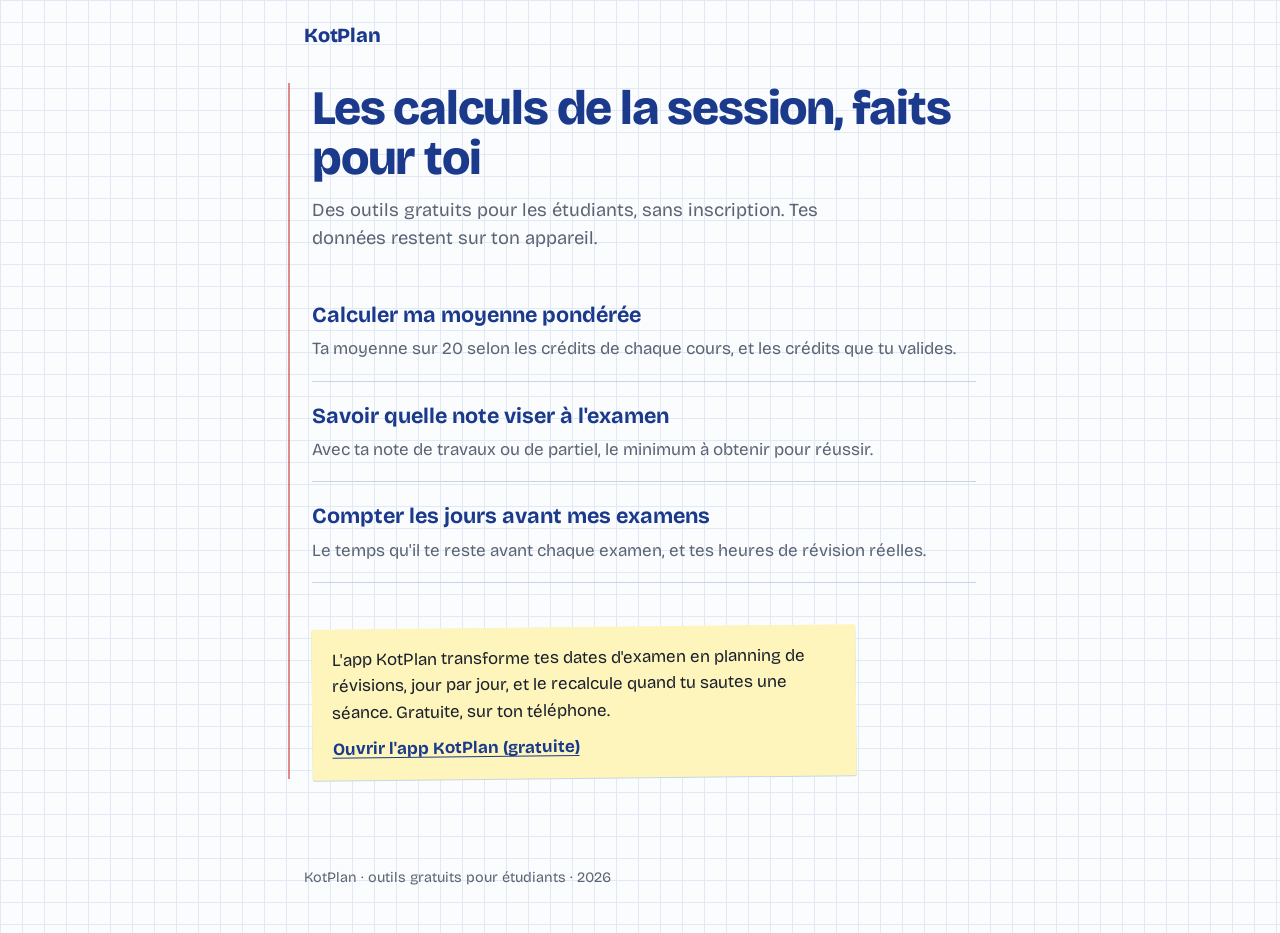
<file: index.html>
<!doctype html>
<html lang="fr-BE">
<head>
<meta charset="utf-8">
<meta name="viewport" content="width=device-width, initial-scale=1">
<title>KotPlan – outils gratuits pour étudiants : moyenne, note à l'examen, blocus</title>
<meta name="description" content="Calculateurs gratuits pour étudiants : moyenne pondérée par crédits, note nécessaire à l'examen, compte à rebours du blocus. Sans inscription.">
<link rel="canonical" href="https://kotplancontact-gif.github.io/">
<link rel="preconnect" href="https://fonts.googleapis.com">
<link rel="preconnect" href="https://fonts.gstatic.com" crossorigin>
<link href="https://fonts.googleapis.com/css2?family=Bricolage+Grotesque:opsz,wght@12..96,400;12..96,600;12..96,700;12..96,800&display=swap" rel="stylesheet">
<link rel="stylesheet" href="assets/style.css">
<link rel="icon" href="assets/favicon.svg" type="image/svg+xml">
</head>
<body>
<header class="site-head"><div class="wrap">
  <a class="brand" href="./">KotPlan</a>
</div></header>

<main><div class="wrap">
  <h1>Les calculs de la session, faits pour toi</h1>
  <p class="lede">Des outils gratuits pour les étudiants, sans inscription. Tes données restent sur ton appareil.</p>

  <ul class="toc">
    <li><a href="moyenne-ponderee/">Calculer ma moyenne pondérée</a>
      <p>Ta moyenne sur 20 selon les crédits de chaque cours, et les crédits que tu valides.</p></li>
    <li><a href="note-examen/">Savoir quelle note viser à l'examen</a>
      <p>Avec ta note de travaux ou de partiel, le minimum à obtenir pour réussir.</p></li>
    <li><a href="compte-a-rebours-blocus/">Compter les jours avant mes examens</a>
      <p>Le temps qu'il te reste avant chaque examen, et tes heures de révision réelles.</p></li>
  </ul>

  <aside class="kit">
    <p>L'app KotPlan transforme tes dates d'examen en planning de révisions, jour par jour, et le recalcule quand tu sautes une séance. Gratuite, sur ton téléphone.</p>
    <a data-kit href="#">Ouvrir l'app KotPlan (gratuite)</a>
  </aside>
</div></main>

<footer class="site-foot"><div class="wrap">
  <p>KotPlan · outils gratuits pour étudiants · <span data-year></span></p>
</div></footer>
<script src="assets/site.js"></script>
</body>
</html>
</file>
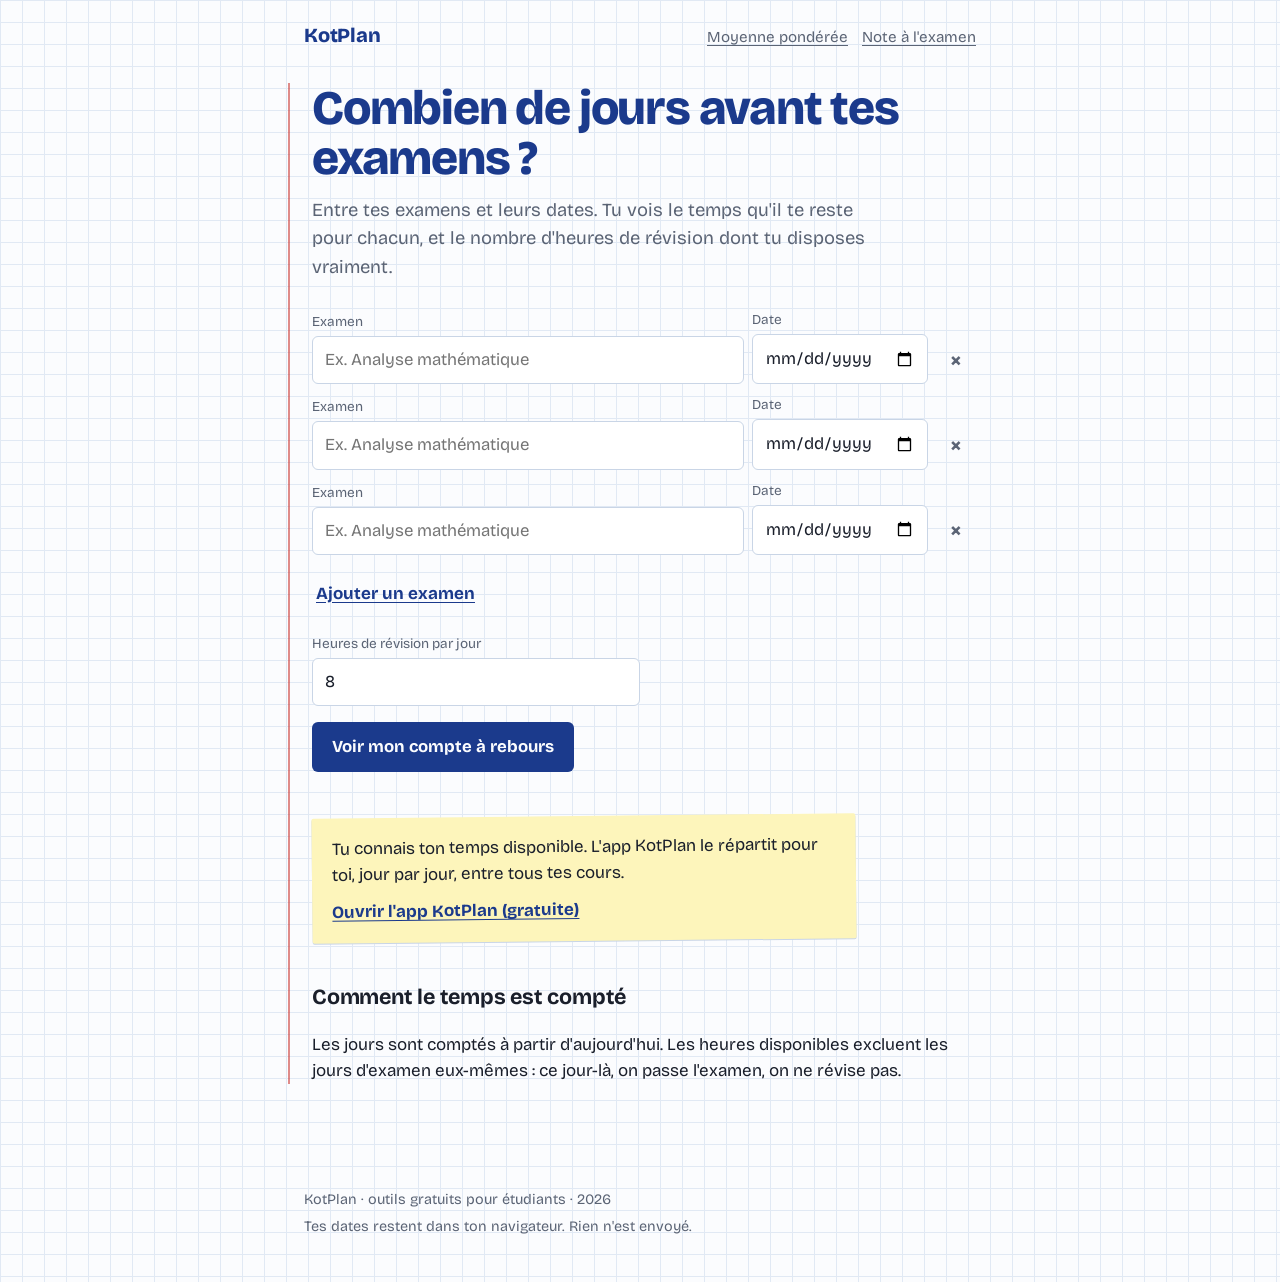
<file: compte-a-rebours-blocus/index.html>
<!doctype html>
<html lang="fr-BE">
<head>
<meta charset="utf-8">
<meta name="viewport" content="width=device-width, initial-scale=1">
<title>Compte à rebours blocus et examens – combien de jours il te reste | KotPlan</title>
<meta name="description" content="Entre tes dates d'examen : vois combien de jours il te reste avant chacun, et combien d'heures de révision tu as vraiment pendant ton blocus.">
<link rel="canonical" href="https://kotplancontact-gif.github.io/compte-a-rebours-blocus/">
<link rel="preconnect" href="https://fonts.googleapis.com">
<link rel="preconnect" href="https://fonts.gstatic.com" crossorigin>
<link href="https://fonts.googleapis.com/css2?family=Bricolage+Grotesque:opsz,wght@12..96,400;12..96,600;12..96,700;12..96,800&display=swap" rel="stylesheet">
<link rel="stylesheet" href="../assets/style.css">
<link rel="icon" href="../assets/favicon.svg" type="image/svg+xml">
</head>
<body>
<header class="site-head"><div class="wrap">
  <a class="brand" href="../">KotPlan</a>
  <nav aria-label="Outils"><a href="../moyenne-ponderee/">Moyenne pondérée</a><a href="../note-examen/">Note à l'examen</a></nav>
</div></header>

<main><div class="wrap">
  <h1>Combien de jours avant tes examens ?</h1>
  <p class="lede">Entre tes examens et leurs dates. Tu vois le temps qu'il te reste pour chacun, et le nombre d'heures de révision dont tu disposes vraiment.</p>

  <form class="tool" id="form" novalidate>
    <div class="rows" id="rows"></div>
    <div class="actions"><button type="button" class="btn-ghost" id="add">Ajouter un examen</button></div>
    <div class="rows" style="margin-top:16px">
      <div class="row two">
        <div><label for="hours">Heures de révision par jour</label><input id="hours" inputmode="decimal" value="8"></div>
      </div>
    </div>
    <div class="actions"><button type="submit" class="btn">Voir mon compte à rebours</button></div>
  </form>

  <section class="result" id="result" hidden aria-live="polite">
    <span class="big" id="first"></span>
    <p id="summary"></p>
    <ul class="countdown" id="list"></ul>
  </section>
  <p class="error" id="error" role="alert" hidden></p>

  <aside class="kit">
    <p>Tu connais ton temps disponible. L'app KotPlan le répartit pour toi, jour par jour, entre tous tes cours.</p>
    <a data-kit href="#">Ouvrir l'app KotPlan (gratuite)</a>
  </aside>

  <h2>Comment le temps est compté</h2>
  <p>Les jours sont comptés à partir d'aujourd'hui. Les heures disponibles excluent les jours d'examen eux-mêmes : ce jour-là, on passe l'examen, on ne révise pas.</p>
</div></main>

<footer class="site-foot"><div class="wrap">
  <p>KotPlan · outils gratuits pour étudiants · <span data-year></span></p>
  <p>Tes dates restent dans ton navigateur. Rien n'est envoyé.</p>
</div></footer>

<template id="row-tpl">
  <div class="row date">
    <div class="course"><label>Examen</label><input name="nom" autocomplete="off" placeholder="Ex. Analyse mathématique"></div>
    <div><label>Date</label><input name="date" type="date"></div>
    <button type="button" class="btn-remove" aria-label="Retirer cet examen">×</button>
  </div>
</template>

<script src="../assets/site.js"></script>
<script>
const rowsEl = document.getElementById("rows");
const tpl = document.getElementById("row-tpl");
const KEY = "kotplan-examens";
const DAY = 86400000;

function addRow(v = {}) {
  const node = tpl.content.firstElementChild.cloneNode(true);
  const n = rowsEl.children.length;
  node.querySelectorAll("input").forEach((inp) => {
    inp.id = `${inp.name}-${n}-${Date.now()}`;
    inp.previousElementSibling.htmlFor = inp.id;
    inp.value = v[inp.name] ?? "";
  });
  node.querySelector(".btn-remove").addEventListener("click", () => {
    if (rowsEl.children.length > 1) node.remove(); else node.querySelectorAll("input").forEach((i) => (i.value = ""));
    save();
  });
  rowsEl.appendChild(node);
}
function readRows() {
  return [...rowsEl.children].map((r) => ({
    nom: r.querySelector('[name="nom"]').value.trim(),
    date: r.querySelector('[name="date"]').value,
  }));
}
function save() { store.set(KEY, readRows()); }

const saved = store.get(KEY);
(Array.isArray(saved) && saved.length ? saved : [{}, {}, {}]).forEach(addRow);
document.getElementById("add").addEventListener("click", () => { addRow(); save(); });
rowsEl.addEventListener("input", save);

// Date locale à minuit, sans décalage de fuseau.
function localDay(iso) { const [y, m, d] = iso.split("-").map(Number); return new Date(y, m - 1, d); }
function plural(n, s) { return `${n} ${s}${n > 1 ? "s" : ""}`; }

document.getElementById("form").addEventListener("submit", (e) => {
  e.preventDefault();
  const err = document.getElementById("error"), res = document.getElementById("result");
  const today = new Date(); today.setHours(0, 0, 0, 0);
  const hours = parseNum(document.getElementById("hours").value);
  const exams = readRows().filter((x) => x.date).map((x, i) => ({
    nom: x.nom || `Examen ${i + 1}`, day: localDay(x.date),
  })).filter((x) => x.day >= today).sort((a, b) => a.day - b.day);
  document.getElementById("hours").toggleAttribute("aria-invalid", !(hours > 0 && hours <= 16));
  if (!exams.length || !(hours > 0 && hours <= 16)) {
    res.hidden = true; err.hidden = false;
    err.textContent = !exams.length
      ? "Entre au moins un examen avec une date à venir."
      : "Les heures par jour doivent être comprises entre 1 et 16.";
    return;
  }
  err.hidden = true;
  const daysTo = (d) => Math.round((d - today) / DAY);
  const examDays = new Set(exams.map((x) => x.day.getTime()));
  const last = exams[exams.length - 1].day;
  let studyDays = 0;
  for (let t = today.getTime(); t < last.getTime(); t += DAY) {
    const d = new Date(t); d.setHours(0, 0, 0, 0);
    if (!examDays.has(d.getTime())) studyDays++;
  }
  const first = daysTo(exams[0].day);
  const big = document.getElementById("first");
  big.innerHTML = first === 0 ? "Aujourd'hui" : `J−${first}`;
  big.classList.toggle("fail", first <= 3);
  document.getElementById("summary").textContent =
    `${first === 0 ? "Ton premier examen, c'est aujourd'hui." : `Premier examen dans ${plural(first, "jour")}.`} ` +
    `D'ici le dernier, tu as ${plural(studyDays, "jour")} de révision, soit environ ${fmt(studyDays * hours, 0)} heures.`;
  const dateFmt = { weekday: "long", day: "numeric", month: "long" };
  document.getElementById("list").innerHTML = exams.map((x) => {
    const n = daysTo(x.day);
    const esc = x.nom.replace(/[&<>"]/g, (c) => ({ "&": "&amp;", "<": "&lt;", ">": "&gt;", '"': "&quot;" }[c]));
    return `<li class="${n <= 3 ? "soon" : ""}"><span>${esc}<br><small>${x.day.toLocaleDateString("fr-BE", dateFmt)}</small></span>` +
      `<span class="days">${n === 0 ? "aujourd'hui" : plural(n, "jour")}</span></li>`;
  }).join("");
  res.hidden = false;
  swipe(big);
});
</script>
</body>
</html>
</file>
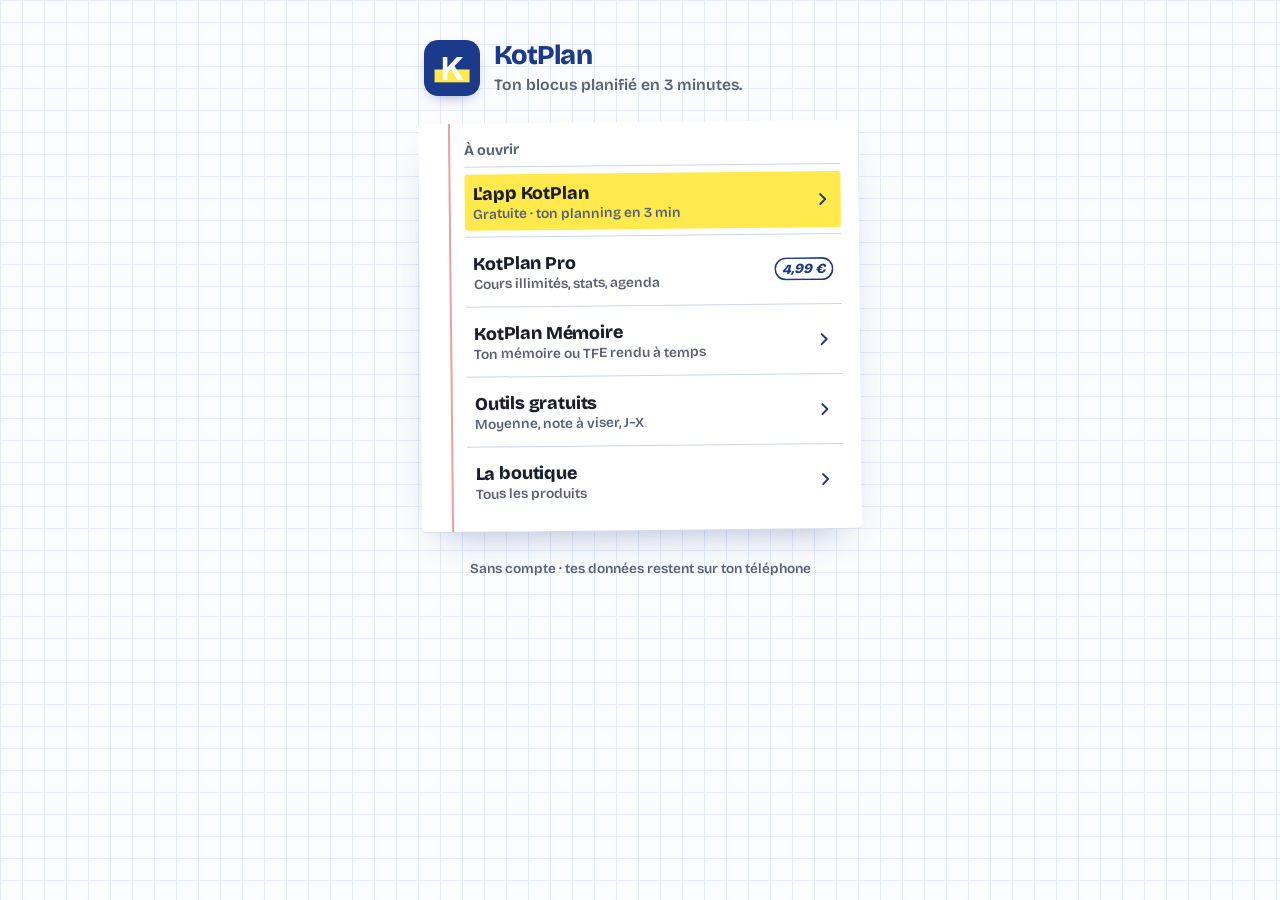
<file: liens/index.html>
<!doctype html>
<html lang="fr-BE">
<head>
<meta charset="utf-8">
<meta name="viewport" content="width=device-width, initial-scale=1">
<title>KotPlan · tous les liens</title>
<meta name="description" content="L'app KotPlan qui planifie ton blocus, KotPlan Pro et les outils gratuits pour étudiants.">
<link rel="canonical" href="https://kotplancontact-gif.github.io/liens/">
<meta property="og:title" content="KotPlan · tous les liens">
<meta property="og:description" content="Ton blocus planifié en 3 minutes. L'app est gratuite.">
<meta property="og:image" content="https://kotplancontact-gif.github.io/assets/kotplan-icon.png">
<link rel="icon" href="../assets/favicon.svg" type="image/svg+xml">
<link rel="preload" href="../assets/fonts/bricolage-latin.woff2" as="font" type="font/woff2" crossorigin>
<style>
@font-face { font-family: "Bricolage Grotesque"; src: url("../assets/fonts/bricolage-latin.woff2") format("woff2"); font-weight: 400 800; font-display: swap; }
:root {
  --paper: #fbfcfe; --grid: #e4ebf6; --ink: #1b3a8c; --text: #1a1f2b; --muted: #586174;
  --card: #ffffff; --rule: #c9d6ec; --margin: #e8a3a0; --shadow: 0 1px 0 #d6deeb, 0 18px 40px -22px rgba(27, 58, 140, .45);
  --y: #ffe94d; --p: #ff9ecb; --g: #86efac; --b: #8fd3ff;
  color-scheme: light;
}
@media (prefers-color-scheme: dark) {
  :root {
    --paper: #111726; --grid: #182033; --ink: #8fb0ff; --text: #e8ecf4; --muted: #a4adbf;
    --card: #172036; --rule: #2b3750; --margin: #7a3b3b; --shadow: 0 1px 0 #0b101b, 0 18px 40px -22px #000;
    color-scheme: dark;
  }
}
* { box-sizing: border-box; }
html { -webkit-text-size-adjust: 100%; }
body {
  margin: 0; min-height: 100vh; font-family: "Bricolage Grotesque", system-ui, sans-serif; color: var(--text);
  background-color: var(--paper);
  background-image: linear-gradient(var(--grid) 1px, transparent 1px), linear-gradient(90deg, var(--grid) 1px, transparent 1px);
  background-size: 22px 22px;
  display: grid; place-items: start center; padding: 40px 16px 48px;
}
main { width: 100%; max-width: 440px; }
.who { display: flex; align-items: center; gap: 14px; margin: 0 0 26px 4px; }
.who img { width: 56px; height: 56px; border-radius: 14px; box-shadow: 0 6px 16px -8px rgba(27, 58, 140, .6); }
.who h1 { margin: 0; font-size: 1.7rem; font-weight: 800; letter-spacing: -0.02em; color: var(--ink); line-height: 1; }
.who p { margin: 5px 0 0; color: var(--muted); font-weight: 600; font-size: 0.98rem; }

/* La fiche bristol : lignes bleues, marge rouge, légère inclinaison. */
.card {
  position: relative; background: var(--card); border-radius: 4px; box-shadow: var(--shadow);
  padding: 18px 18px 14px 46px; transform: rotate(-0.6deg);
}
.card::before { content: ""; position: absolute; top: 0; bottom: 0; left: 30px; width: 2px; background: var(--margin); }
.card h2 { margin: 0; padding-bottom: 8px; font-size: 0.9rem; font-weight: 700; color: var(--muted); border-bottom: 1px solid var(--rule); }
ul { list-style: none; margin: 0; padding: 0; }
li { min-height: 70px; display: flex; align-items: center; padding: 5px 0; border-bottom: 1px solid var(--rule); }
li:last-child { border-bottom: 0; }
a.l {
  --c: var(--y);
  display: flex; align-items: center; gap: 12px; width: 100%; padding: 8px 8px; text-decoration: none; color: var(--text); border-radius: 3px;
  background: linear-gradient(var(--c), var(--c)) no-repeat left center / 0% 100%;
  transition: background-size 380ms cubic-bezier(.3, .7, .2, 1);
}
a.l:hover, a.l:focus-visible { background-size: 100% 100%; outline: none; }
a.l:focus-visible { box-shadow: 0 0 0 3px var(--ink); }
a.l.main { background-size: 100% 100%; }
a.l b { display: block; font-size: 1.12rem; font-weight: 800; letter-spacing: -0.01em; color: var(--text); }
@media (prefers-color-scheme: dark) { a.l:hover b, a.l:focus-visible b, a.l.main b { color: #1a1f2b; } a.l:hover small, a.l:focus-visible small, a.l.main small { color: #3b4354; } }
a.l small { display: block; font-size: 0.86rem; color: var(--muted); font-weight: 600; margin-top: 1px; }
a.l span { flex: 1; min-width: 0; }
a.l svg { flex: none; width: 20px; height: 20px; color: var(--ink); }
@media (prefers-color-scheme: dark) { a.l:hover svg, a.l:focus-visible svg, a.l.main svg { color: #1b3a8c; } }
.price { flex: none; font-weight: 800; font-size: 0.86rem; color: var(--ink); padding: 3px 8px; border-radius: 999px; box-shadow: inset 0 0 0 1.6px currentColor; }
@media (prefers-color-scheme: dark) { a.l:hover .price, a.l:focus-visible .price { color: #1b3a8c; } }
.foot { margin: 30px 4px 0; color: var(--muted); font-size: 0.85rem; font-weight: 600; text-align: center; }
@media (prefers-reduced-motion: reduce) { a.l { transition: none; } .card { transform: none; } }
</style>
</head>
<body>
<main>
  <header class="who">
    <img src="../assets/kotplan-icon.png" alt="" width="56" height="56">
    <div><h1>KotPlan</h1><p>Ton blocus planifié en 3 minutes.</p></div>
  </header>

  <section class="card" aria-label="Liens KotPlan">
    <h2>À ouvrir</h2>
    <ul>
      <li><a class="l main" href="https://kotplancontact-gif.github.io/app/">
        <span><b>L'app KotPlan</b><small>Gratuite · ton planning en 3 min</small></span>
        <svg viewBox="0 0 24 24" fill="none" stroke="currentColor" stroke-width="2.4" stroke-linecap="round" stroke-linejoin="round" aria-hidden="true"><path d="M9 6l6 6-6 6"/></svg></a></li>
      <li><a class="l" style="--c:var(--p)" href="https://kotplan.gumroad.com/l/kotplan-pro">
        <span><b>KotPlan Pro</b><small>Cours illimités, stats, agenda</small></span>
        <em class="price">4,99 €</em></a></li>
      <li><a class="l" style="--c:#c9b0ff" href="https://kotplancontact-gif.github.io/memoire/">
        <span><b>KotPlan Mémoire</b><small>Ton mémoire ou TFE rendu à temps</small></span>
        <svg viewBox="0 0 24 24" fill="none" stroke="currentColor" stroke-width="2.4" stroke-linecap="round" stroke-linejoin="round" aria-hidden="true"><path d="M9 6l6 6-6 6"/></svg></a></li>
      <li><a class="l" style="--c:var(--g)" href="https://kotplancontact-gif.github.io/">
        <span><b>Outils gratuits</b><small>Moyenne, note à viser, J−X</small></span>
        <svg viewBox="0 0 24 24" fill="none" stroke="currentColor" stroke-width="2.4" stroke-linecap="round" stroke-linejoin="round" aria-hidden="true"><path d="M9 6l6 6-6 6"/></svg></a></li>
      <li><a class="l" style="--c:var(--b)" href="https://kotplan.gumroad.com/">
        <span><b>La boutique</b><small>Tous les produits</small></span>
        <svg viewBox="0 0 24 24" fill="none" stroke="currentColor" stroke-width="2.4" stroke-linecap="round" stroke-linejoin="round" aria-hidden="true"><path d="M9 6l6 6-6 6"/></svg></a></li>
    </ul>
  </section>

  <p class="foot">Sans compte · tes données restent sur ton téléphone</p>
</main>
</body>
</html>
</file>
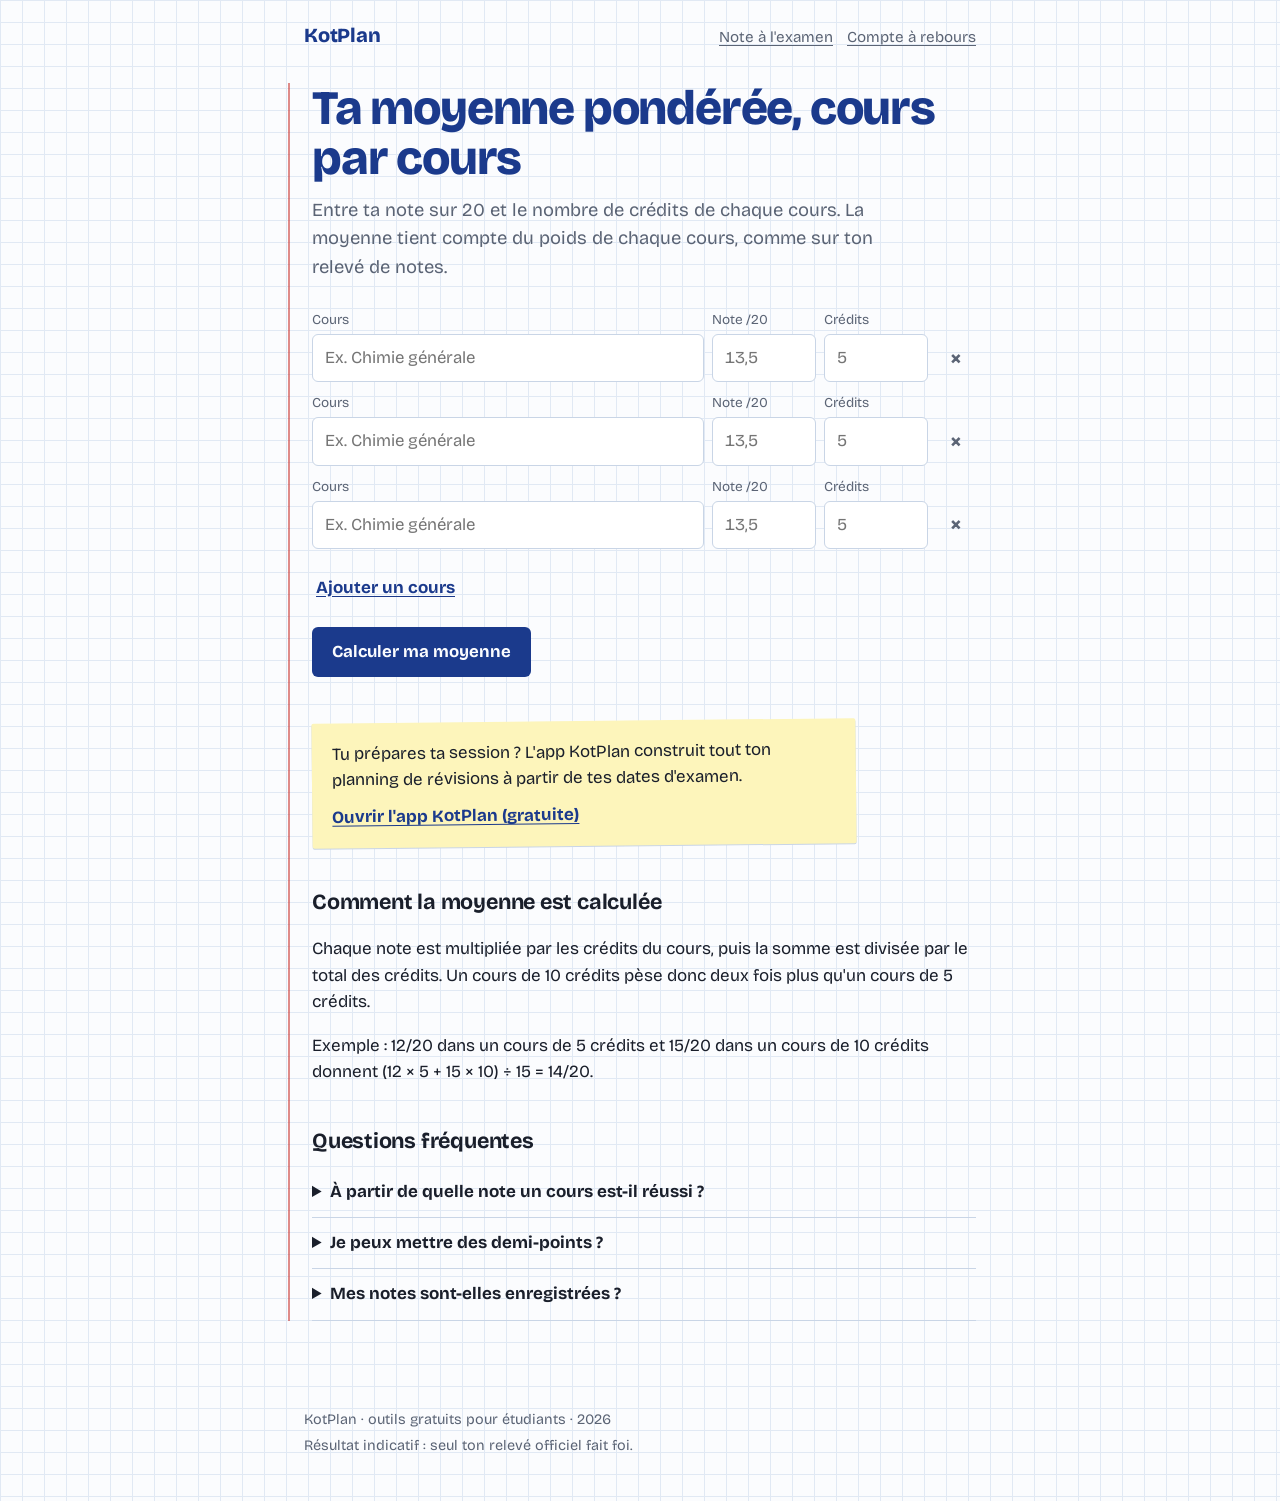
<file: moyenne-ponderee/index.html>
<!doctype html>
<html lang="fr-BE">
<head>
<meta charset="utf-8">
<meta name="viewport" content="width=device-width, initial-scale=1">
<title>Calcul de moyenne pondérée par crédits (ECTS) – gratuit | KotPlan</title>
<meta name="description" content="Calcule ta moyenne pondérée sur 20 selon les crédits ECTS de chaque cours, et vois combien de crédits tu valides. Gratuit, sans inscription.">
<link rel="canonical" href="https://kotplancontact-gif.github.io/moyenne-ponderee/">
<link rel="preconnect" href="https://fonts.googleapis.com">
<link rel="preconnect" href="https://fonts.gstatic.com" crossorigin>
<link href="https://fonts.googleapis.com/css2?family=Bricolage+Grotesque:opsz,wght@12..96,400;12..96,600;12..96,700;12..96,800&display=swap" rel="stylesheet">
<link rel="stylesheet" href="../assets/style.css">
<link rel="icon" href="../assets/favicon.svg" type="image/svg+xml">
<script type="application/ld+json">
{"@context":"https://schema.org","@type":"FAQPage","mainEntity":[
{"@type":"Question","name":"Comment calculer une moyenne pondérée par crédits ?","acceptedAnswer":{"@type":"Answer","text":"Multiplie chaque note par le nombre de crédits du cours, additionne ces produits, puis divise par le total des crédits."}},
{"@type":"Question","name":"À partir de quelle note un cours est-il réussi ?","acceptedAnswer":{"@type":"Answer","text":"En Fédération Wallonie-Bruxelles, les crédits d'un cours sont acquis à partir de 10/20."}},
{"@type":"Question","name":"Mes notes sont-elles enregistrées ?","acceptedAnswer":{"@type":"Answer","text":"Elles restent uniquement dans ton navigateur, sur ton appareil. Rien n'est envoyé."}}]}
</script>
</head>
<body>
<header class="site-head"><div class="wrap">
  <a class="brand" href="../">KotPlan</a>
  <nav aria-label="Outils"><a href="../note-examen/">Note à l'examen</a><a href="../compte-a-rebours-blocus/">Compte à rebours</a></nav>
</div></header>

<main><div class="wrap">
  <h1>Ta moyenne pondérée, cours par cours</h1>
  <p class="lede">Entre ta note sur 20 et le nombre de crédits de chaque cours. La moyenne tient compte du poids de chaque cours, comme sur ton relevé de notes.</p>

  <form class="tool" id="form" novalidate>
    <div class="rows" id="rows"></div>
    <div class="actions">
      <button type="button" class="btn-ghost" id="add">Ajouter un cours</button>
    </div>
    <div class="actions">
      <button type="submit" class="btn">Calculer ma moyenne</button>
    </div>
  </form>

  <section class="result" id="result" hidden aria-live="polite">
    <span class="big" id="avg"></span>
    <ul class="facts" id="facts"></ul>
  </section>
  <p class="error" id="error" role="alert" hidden></p>

  <aside class="kit">
    <p>Tu prépares ta session ? L'app KotPlan construit tout ton planning de révisions à partir de tes dates d'examen.</p>
    <a data-kit href="#">Ouvrir l'app KotPlan (gratuite)</a>
  </aside>

  <h2>Comment la moyenne est calculée</h2>
  <p>Chaque note est multipliée par les crédits du cours, puis la somme est divisée par le total des crédits. Un cours de 10 crédits pèse donc deux fois plus qu'un cours de 5 crédits.</p>
  <p>Exemple : 12/20 dans un cours de 5 crédits et 15/20 dans un cours de 10 crédits donnent (12 × 5 + 15 × 10) ÷ 15 = 14/20.</p>

  <h2>Questions fréquentes</h2>
  <details><summary>À partir de quelle note un cours est-il réussi ?</summary>
    <p>En Fédération Wallonie-Bruxelles, les crédits d'un cours sont acquis à partir de 10/20. Vérifie le règlement des études de ton établissement pour les règles de délibération.</p></details>
  <details><summary>Je peux mettre des demi-points ?</summary>
    <p>Oui : 13,5 ou 13.5 fonctionnent tous les deux.</p></details>
  <details><summary>Mes notes sont-elles enregistrées ?</summary>
    <p>Elles restent uniquement dans ton navigateur, sur ton appareil. Rien n'est envoyé.</p></details>
</div></main>

<footer class="site-foot"><div class="wrap">
  <p>KotPlan · outils gratuits pour étudiants · <span data-year></span></p>
  <p>Résultat indicatif : seul ton relevé officiel fait foi.</p>
</div></footer>

<template id="row-tpl">
  <div class="row">
    <div class="course"><label>Cours</label><input name="nom" autocomplete="off" placeholder="Ex. Chimie générale"></div>
    <div><label>Note /20</label><input name="note" inputmode="decimal" placeholder="13,5"></div>
    <div><label>Crédits</label><input name="ects" inputmode="decimal" placeholder="5"></div>
    <button type="button" class="btn-remove" aria-label="Retirer ce cours">×</button>
  </div>
</template>

<script src="../assets/site.js"></script>
<script>
const rowsEl = document.getElementById("rows");
const tpl = document.getElementById("row-tpl");
const KEY = "kotplan-moyenne";

function addRow(v = {}) {
  const node = tpl.content.firstElementChild.cloneNode(true);
  const n = rowsEl.children.length;
  node.querySelectorAll("input").forEach((inp) => {
    inp.id = `${inp.name}-${n}-${Date.now()}`;
    inp.previousElementSibling.htmlFor = inp.id;
    inp.value = v[inp.name] ?? "";
  });
  node.querySelector(".btn-remove").addEventListener("click", () => {
    if (rowsEl.children.length > 1) node.remove(); else node.querySelectorAll("input").forEach((i) => (i.value = ""));
    save();
  });
  rowsEl.appendChild(node);
}

function readRows() {
  return [...rowsEl.children].map((r) => ({
    nom: r.querySelector('[name="nom"]').value,
    note: r.querySelector('[name="note"]').value,
    ects: r.querySelector('[name="ects"]').value,
    el: r,
  }));
}

function save() { store.set(KEY, readRows().map(({ el, ...v }) => v)); }

const saved = store.get(KEY);
(Array.isArray(saved) && saved.length ? saved : [{}, {}, {}]).forEach(addRow);
document.getElementById("add").addEventListener("click", () => { addRow(); save(); });
rowsEl.addEventListener("input", save);

document.getElementById("form").addEventListener("submit", (e) => {
  e.preventDefault();
  const err = document.getElementById("error");
  const res = document.getElementById("result");
  let sum = 0, credits = 0, valid = 0, count = 0, bad = false;
  readRows().forEach(({ note, ects, el }) => {
    const n = parseNum(note), c = parseNum(ects);
    const noteIn = el.querySelector('[name="note"]'), ectsIn = el.querySelector('[name="ects"]');
    noteIn.removeAttribute("aria-invalid"); ectsIn.removeAttribute("aria-invalid");
    if (note.trim() === "" && ects.trim() === "") return;
    if (!(n >= 0 && n <= 20)) { noteIn.setAttribute("aria-invalid", "true"); bad = true; return; }
    if (!(c > 0 && c <= 60)) { ectsIn.setAttribute("aria-invalid", "true"); bad = true; return; }
    sum += n * c; credits += c; count++;
    if (n >= 10) valid += c;
  });
  if (bad || count === 0) {
    res.hidden = true;
    err.hidden = false;
    err.textContent = bad
      ? "Une note doit être entre 0 et 20, et les crédits entre 1 et 60. Corrige les cases en rouge."
      : "Entre au moins une note et ses crédits.";
    return;
  }
  err.hidden = true;
  const avg = sum / credits;
  const big = document.getElementById("avg");
  big.innerHTML = `${fmt(avg)}<span class="unit"> /20</span>`;
  big.classList.toggle("fail", avg < 10);
  document.getElementById("facts").innerHTML =
    `<li>Crédits validés (10/20 ou plus) : <strong>${fmt(valid, 1)} sur ${fmt(credits, 1)}</strong></li>` +
    `<li>Calcul sur <strong>${count}</strong> cours</li>`;
  res.hidden = false;
  swipe(big);
});
</script>
</body>
</html>
</file>
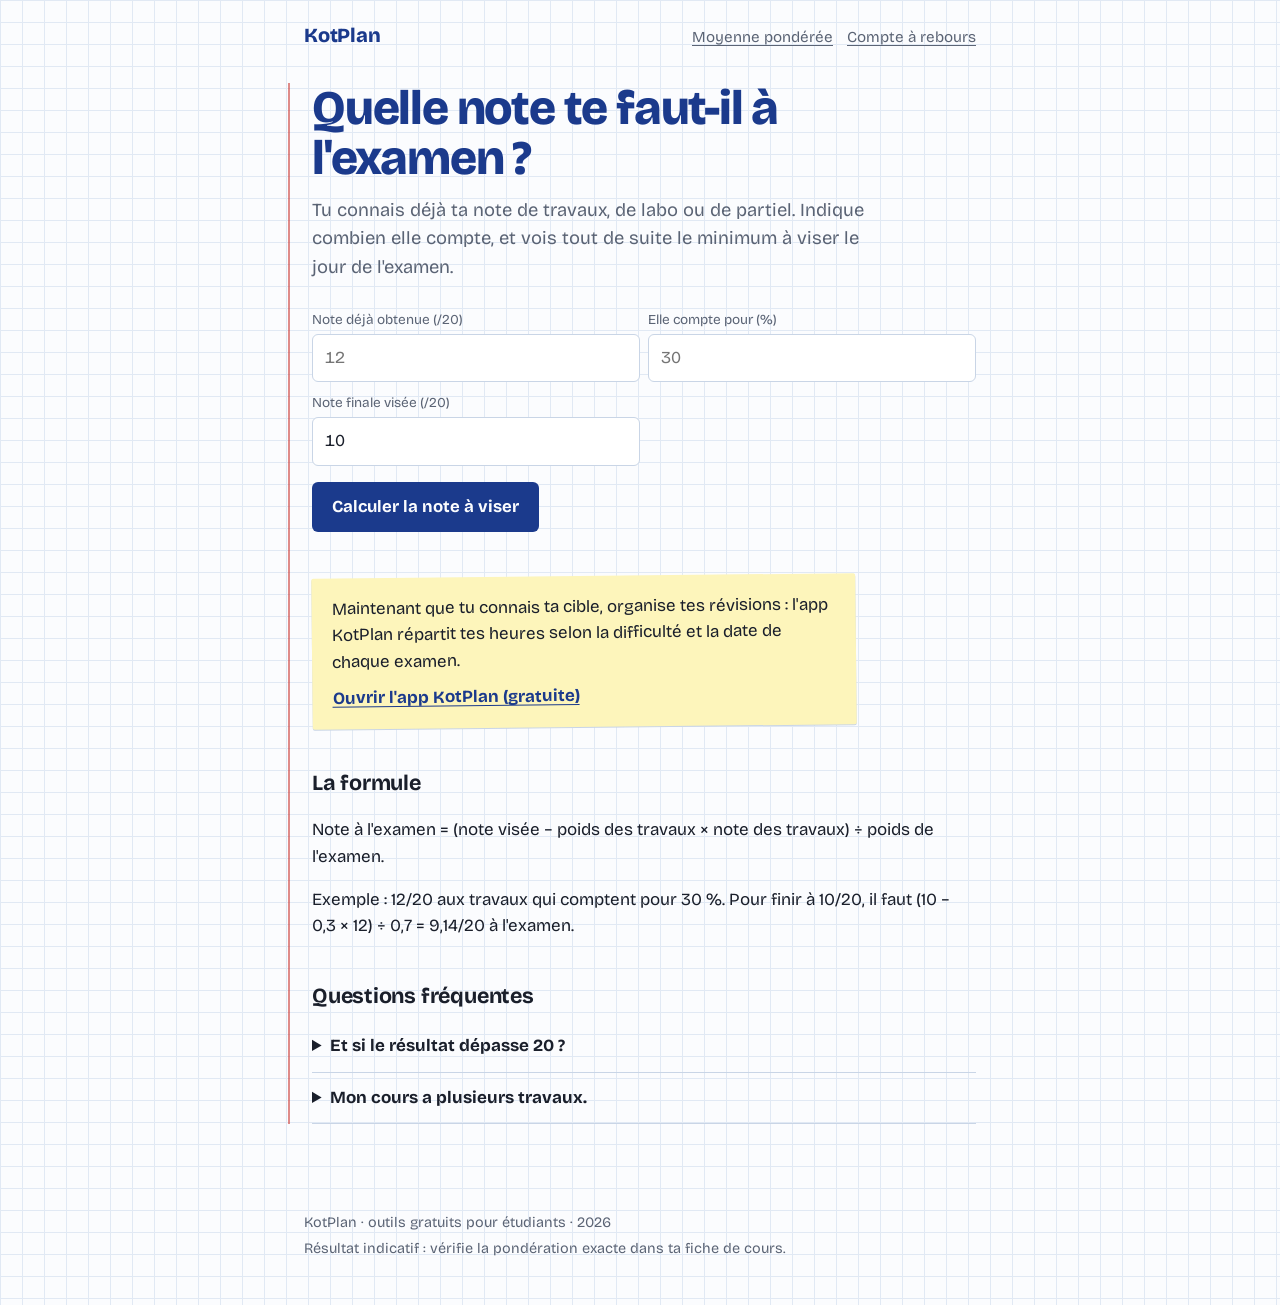
<file: note-examen/index.html>
<!doctype html>
<html lang="fr-BE">
<head>
<meta charset="utf-8">
<meta name="viewport" content="width=device-width, initial-scale=1">
<title>Quelle note me faut-il à l'examen ? Calculateur gratuit | KotPlan</title>
<meta name="description" content="Tu connais ta note de travaux ou de partiel ? Calcule la note minimale à obtenir à l'examen pour réussir (10/20) ou atteindre ton objectif.">
<link rel="canonical" href="https://kotplancontact-gif.github.io/note-examen/">
<link rel="preconnect" href="https://fonts.googleapis.com">
<link rel="preconnect" href="https://fonts.gstatic.com" crossorigin>
<link href="https://fonts.googleapis.com/css2?family=Bricolage+Grotesque:opsz,wght@12..96,400;12..96,600;12..96,700;12..96,800&display=swap" rel="stylesheet">
<link rel="stylesheet" href="../assets/style.css">
<link rel="icon" href="../assets/favicon.svg" type="image/svg+xml">
<script type="application/ld+json">
{"@context":"https://schema.org","@type":"FAQPage","mainEntity":[
{"@type":"Question","name":"Comment calculer la note nécessaire à l'examen ?","acceptedAnswer":{"@type":"Answer","text":"Note nécessaire = (note visée − poids des travaux × note des travaux) ÷ poids de l'examen. Les poids sont exprimés en fraction (40 % = 0,4)."}},
{"@type":"Question","name":"Et si le résultat dépasse 20 ?","acceptedAnswer":{"@type":"Answer","text":"Alors l'objectif n'est plus atteignable avec cet examen seul. Vise un objectif plus bas ou renseigne-toi sur la seconde session."}}]}
</script>
</head>
<body>
<header class="site-head"><div class="wrap">
  <a class="brand" href="../">KotPlan</a>
  <nav aria-label="Outils"><a href="../moyenne-ponderee/">Moyenne pondérée</a><a href="../compte-a-rebours-blocus/">Compte à rebours</a></nav>
</div></header>

<main><div class="wrap">
  <h1>Quelle note te faut-il à l'examen ?</h1>
  <p class="lede">Tu connais déjà ta note de travaux, de labo ou de partiel. Indique combien elle compte, et vois tout de suite le minimum à viser le jour de l'examen.</p>

  <form class="tool" id="form" novalidate>
    <div class="rows">
      <div class="row two">
        <div><label for="known">Note déjà obtenue (/20)</label><input id="known" inputmode="decimal" placeholder="12"></div>
        <div><label for="weight">Elle compte pour (%)</label><input id="weight" inputmode="decimal" placeholder="30"></div>
      </div>
      <div class="row two">
        <div><label for="target">Note finale visée (/20)</label><input id="target" inputmode="decimal" value="10"></div>
      </div>
    </div>
    <div class="actions"><button type="submit" class="btn">Calculer la note à viser</button></div>
  </form>

  <section class="result" id="result" hidden aria-live="polite">
    <span class="big" id="need"></span>
    <p id="msg"></p>
  </section>
  <p class="error" id="error" role="alert" hidden></p>

  <aside class="kit">
    <p>Maintenant que tu connais ta cible, organise tes révisions : l'app KotPlan répartit tes heures selon la difficulté et la date de chaque examen.</p>
    <a data-kit href="#">Ouvrir l'app KotPlan (gratuite)</a>
  </aside>

  <h2>La formule</h2>
  <p>Note à l'examen = (note visée − poids des travaux × note des travaux) ÷ poids de l'examen.</p>
  <p>Exemple : 12/20 aux travaux qui comptent pour 30 %. Pour finir à 10/20, il faut (10 − 0,3 × 12) ÷ 0,7 = 9,14/20 à l'examen.</p>

  <h2>Questions fréquentes</h2>
  <details><summary>Et si le résultat dépasse 20 ?</summary>
    <p>L'objectif n'est plus atteignable avec cet examen seul. Vise un objectif plus bas, ou renseigne-toi sur la seconde session.</p></details>
  <details><summary>Mon cours a plusieurs travaux.</summary>
    <p>Fais d'abord la moyenne de tes travaux (en tenant compte de leurs poids), puis entre ce total et son pourcentage global.</p></details>
</div></main>

<footer class="site-foot"><div class="wrap">
  <p>KotPlan · outils gratuits pour étudiants · <span data-year></span></p>
  <p>Résultat indicatif : vérifie la pondération exacte dans ta fiche de cours.</p>
</div></footer>

<script src="../assets/site.js"></script>
<script>
document.getElementById("form").addEventListener("submit", (e) => {
  e.preventDefault();
  const ids = ["known", "weight", "target"];
  const [known, weight, target] = ids.map((id) => parseNum(document.getElementById(id).value));
  const checks = { known: known >= 0 && known <= 20, weight: weight > 0 && weight < 100, target: target > 0 && target <= 20 };
  ids.forEach((id) => document.getElementById(id).toggleAttribute("aria-invalid", !checks[id]));
  const err = document.getElementById("error"), res = document.getElementById("result");
  if (!Object.values(checks).every(Boolean)) {
    res.hidden = true; err.hidden = false;
    err.textContent = "Les notes vont de 0 à 20 et le pourcentage doit être compris entre 1 et 99. Corrige les cases en rouge.";
    return;
  }
  err.hidden = true;
  const w = weight / 100;
  const need = (target - w * known) / (1 - w);
  const big = document.getElementById("need"), msg = document.getElementById("msg");
  if (need <= 0) {
    big.innerHTML = `0<span class="unit"> /20</span>`;
    big.classList.remove("fail");
    msg.textContent = `Ton objectif de ${fmt(target)}/20 est déjà assuré grâce à ta note de ${fmt(known)}/20.`;
  } else if (need > 20) {
    big.innerHTML = `${fmt(need, 1)}<span class="unit"> /20</span>`;
    big.classList.add("fail");
    const max = w * known + (1 - w) * 20;
    msg.textContent = `Ce n'est plus atteignable : même avec 20/20 à l'examen, tu finirais à ${fmt(max)}/20.`;
  } else {
    big.innerHTML = `${fmt(need, 2)}<span class="unit"> /20</span>`;
    big.classList.remove("fail");
    msg.textContent = `C'est le minimum à obtenir à l'examen (qui compte pour ${fmt(100 - weight)} %) pour finir à ${fmt(target)}/20.`;
  }
  res.hidden = false;
  swipe(big);
});
</script>
</body>
</html>
</file>
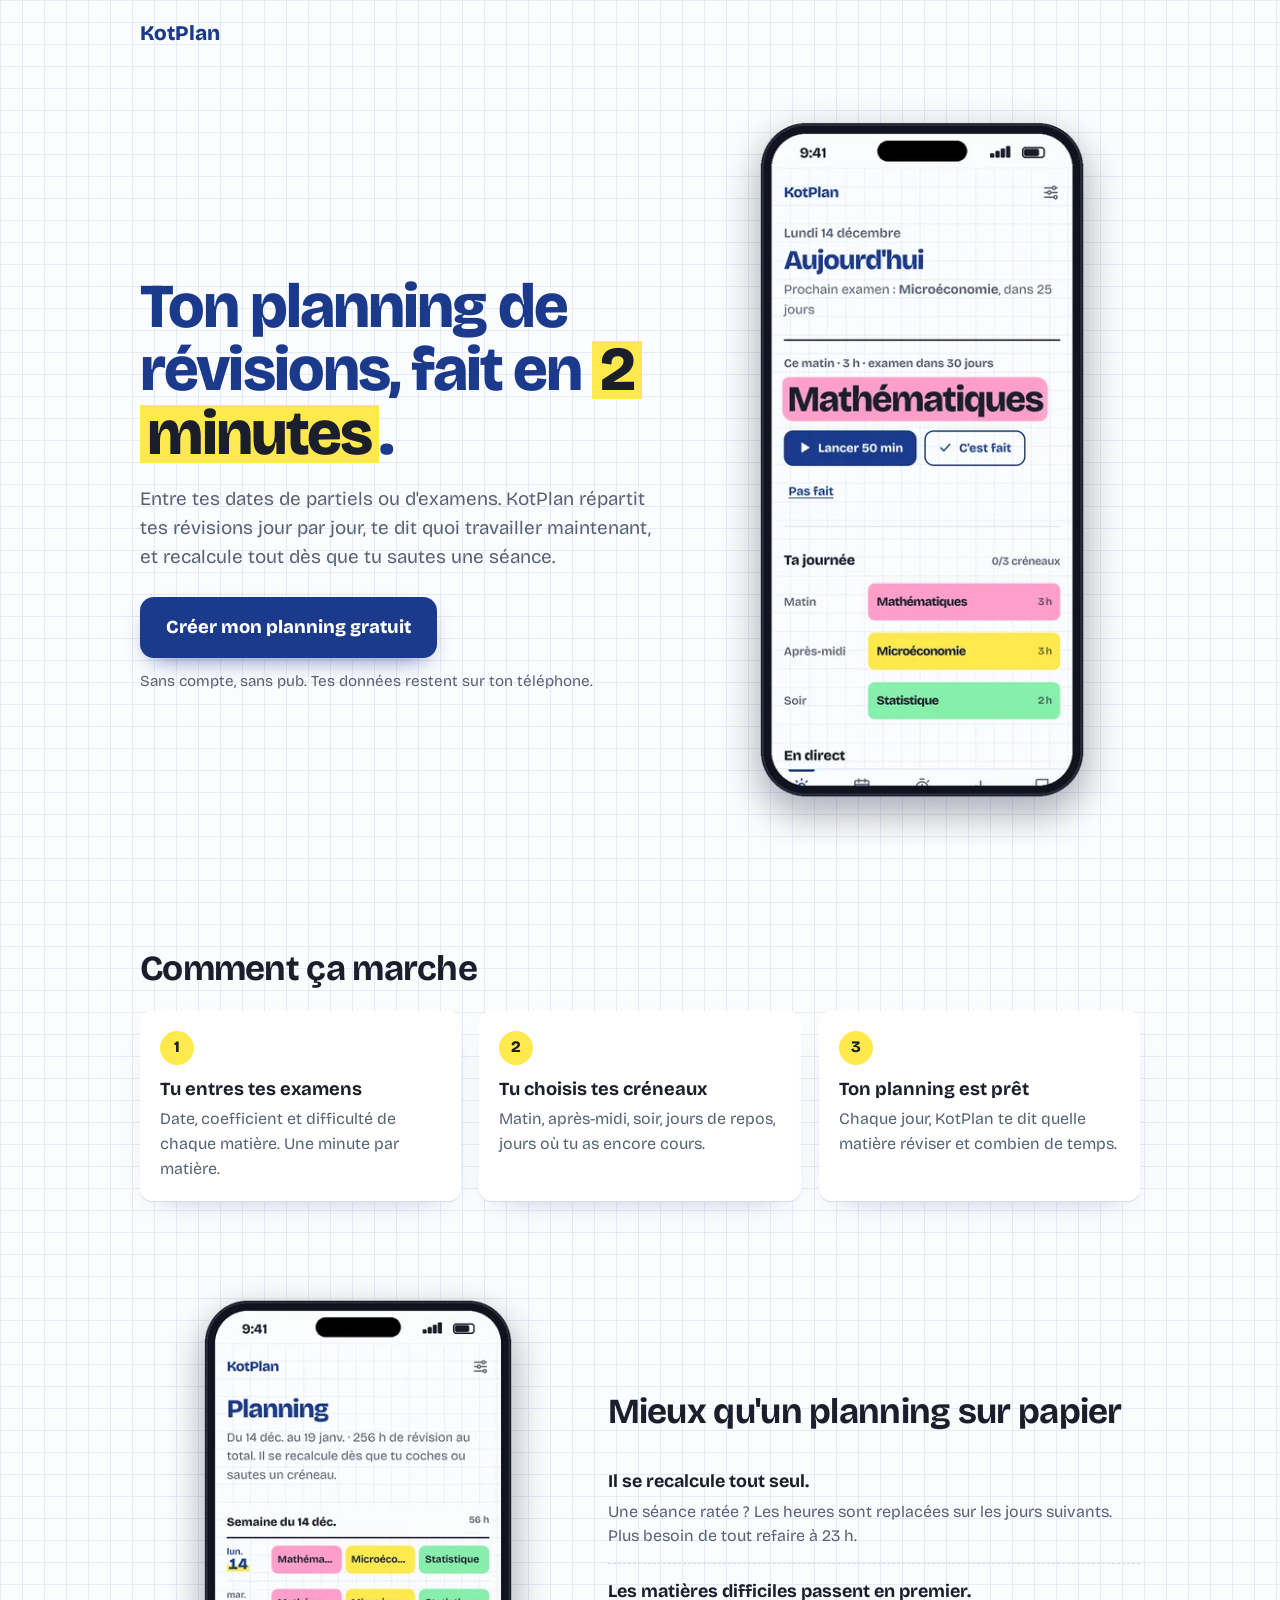
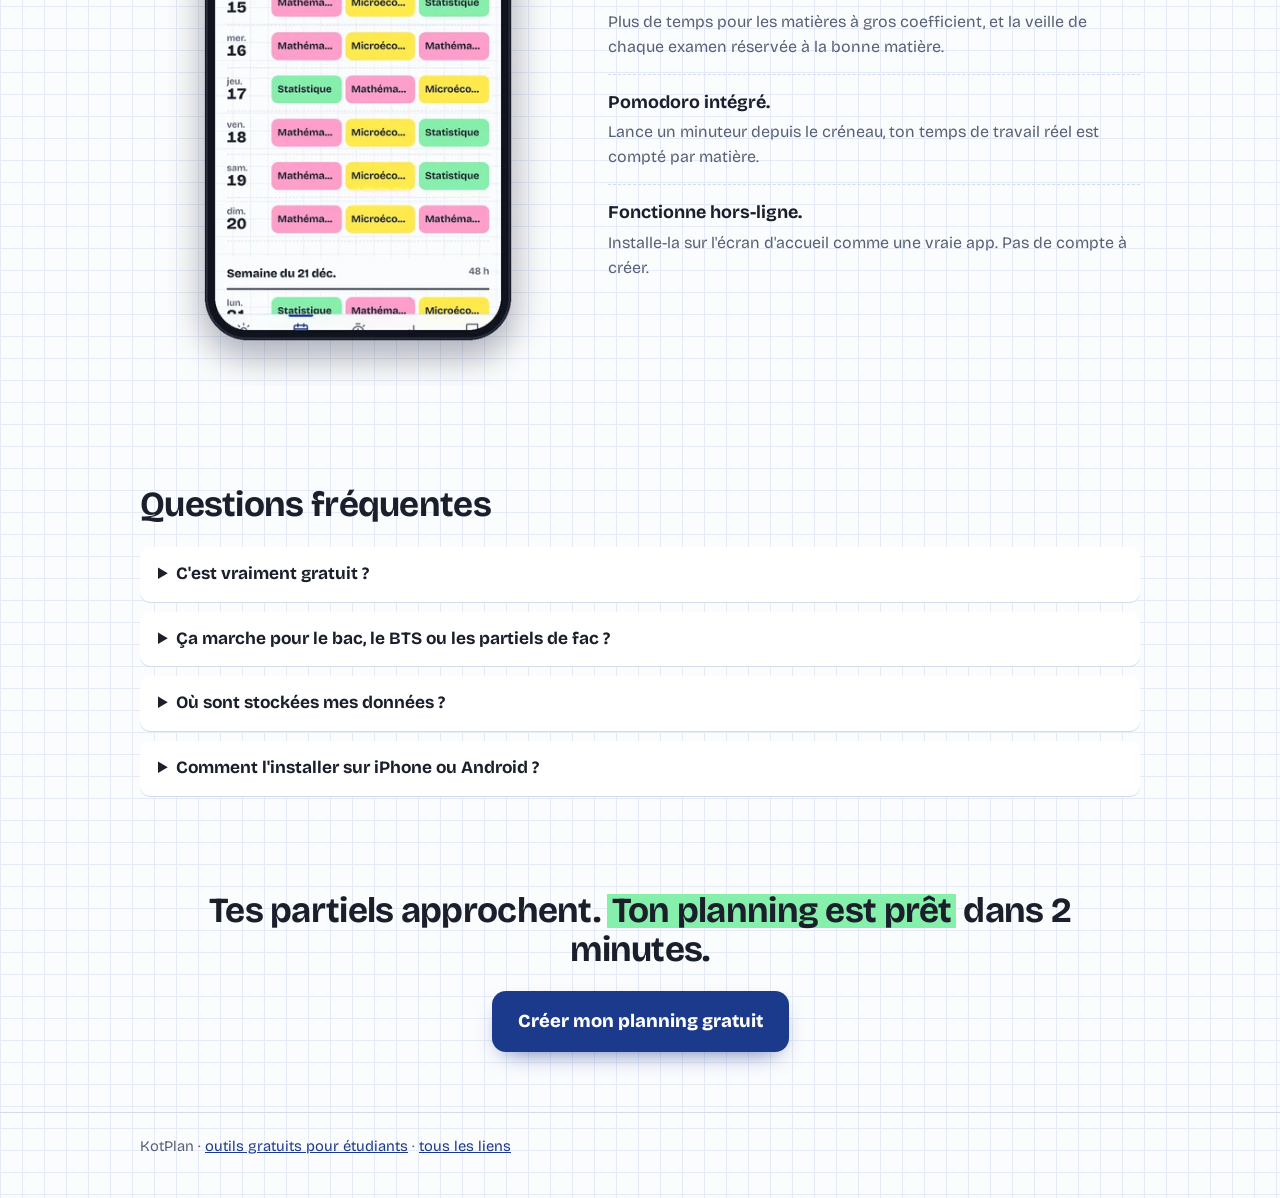
<file: revisions/index.html>
<!doctype html>
<html lang="fr-FR">
<head>
<meta charset="utf-8">
<meta name="viewport" content="width=device-width, initial-scale=1">
<title>Planning de révisions gratuit (partiels, BTS, bac) · KotPlan</title>
<meta name="description" content="Entre tes dates d'examen : KotPlan crée ton planning de révisions jour par jour et le recalcule quand tu sautes une séance. Pomodoro intégré. Gratuit, sans compte, hors-ligne.">
<link rel="canonical" href="https://kotplancontact-gif.github.io/revisions/">
<meta property="og:title" content="Ton planning de révisions, fait en 2 minutes">
<meta property="og:description" content="Entre tes examens, KotPlan répartit tes révisions et replanifie tout quand tu sautes une séance. Gratuit.">
<meta property="og:image" content="https://kotplancontact-gif.github.io/assets/kotplan-phone-fr.webp">
<link rel="icon" href="../assets/favicon.svg" type="image/svg+xml">
<link rel="preload" href="../assets/fonts/bricolage-latin.woff2" as="font" type="font/woff2" crossorigin>
<script type="application/ld+json">
{"@context":"https://schema.org","@type":"SoftwareApplication","name":"KotPlan","applicationCategory":"EducationalApplication","operatingSystem":"Web, iOS, Android",
 "offers":[{"@type":"Offer","price":"0","priceCurrency":"EUR"},{"@type":"Offer","price":"4.99","priceCurrency":"EUR","name":"KotPlan Pro"}],
 "description":"Planning de révisions automatique : répartit les révisions jour par jour selon les dates d'examen et le recalcule quand une séance est sautée."}
</script>
<style>
@font-face { font-family: "Bricolage Grotesque"; src: url("../assets/fonts/bricolage-latin.woff2") format("woff2"); font-weight: 400 800; font-display: swap; }
:root {
  --paper: #fbfcfe; --grid: #e4ebf6; --ink: #1b3a8c; --text: #1a1f2b; --muted: #586174; --line: #d3dceb;
  --y: #ffe94d; --p: #ff9ecb; --g: #86efac; --b: #8fd3ff; --card: #fff;
  color-scheme: light;
}
@media (prefers-color-scheme: dark) {
  :root { --paper: #111726; --grid: #182033; --ink: #8fb0ff; --text: #e8ecf4; --muted: #a4adbf; --line: #2b3750; --card: #172036; color-scheme: dark; }
}
* { box-sizing: border-box; }
body {
  margin: 0; font-family: "Bricolage Grotesque", system-ui, sans-serif; color: var(--text); line-height: 1.55;
  background-color: var(--paper);
  background-image: linear-gradient(var(--grid) 1px, transparent 1px), linear-gradient(90deg, var(--grid) 1px, transparent 1px);
  background-size: 22px 22px;
}
.wrap { max-width: 1040px; margin: 0 auto; padding: 0 20px; }
header.top { padding: 18px 0; }
.brand { font-weight: 800; font-size: 1.3rem; color: var(--ink); text-decoration: none; }
.hl { background: linear-gradient(transparent 12%, var(--c, var(--y)) 12%, var(--c, var(--y)) 90%, transparent 90%); padding: 0 .12em; border-radius: 4px; color: #1a1f2b; -webkit-box-decoration-break: clone; box-decoration-break: clone; }
.hero { display: grid; grid-template-columns: 1.1fr .9fr; gap: 32px; align-items: center; padding-block: 26px 40px; }
h1 { font-size: clamp(2.3rem, 6vw, 3.9rem); line-height: 1.02; letter-spacing: -0.03em; margin: 0 0 18px; color: var(--ink); font-weight: 800; }
.lede { font-size: 1.18rem; color: var(--muted); max-width: 34em; margin: 0 0 26px; }
.cta { display: inline-flex; align-items: center; gap: 10px; background: var(--ink); color: #fff; font-weight: 800; font-size: 1.15rem; padding: 16px 26px; border-radius: 14px; text-decoration: none; box-shadow: 0 10px 24px -12px rgba(27, 58, 140, .8); }
@media (prefers-color-scheme: dark) { .cta { color: #111726; } }
.cta:focus-visible { outline: 3px solid var(--y); outline-offset: 3px; }
.small { color: var(--muted); font-size: .95rem; margin: 12px 0 0; }
.hero img { width: 100%; max-width: 400px; height: auto; display: block; margin: 0 auto; }
section { padding: 36px 0; }
h2 { font-size: clamp(1.6rem, 3.5vw, 2.2rem); letter-spacing: -0.02em; margin: 0 0 22px; line-height: 1.1; }
.steps { list-style: none; padding: 0; margin: 0; display: grid; grid-template-columns: repeat(3, 1fr); gap: 18px; counter-reset: s; }
.steps li { background: var(--card); border-radius: 12px; padding: 20px; box-shadow: 0 1px 0 var(--line), 0 14px 30px -24px rgba(27, 58, 140, .5); counter-increment: s; }
.steps li::before { content: counter(s); display: inline-grid; place-items: center; width: 34px; height: 34px; border-radius: 50%; background: var(--y); color: #1a1f2b; font-weight: 800; margin-bottom: 10px; }
.steps b { display: block; font-size: 1.15rem; margin-bottom: 4px; }
.steps p { margin: 0; color: var(--muted); }
.split { display: grid; grid-template-columns: .9fr 1.1fr; gap: 32px; align-items: center; }
.split img { width: 100%; max-width: 380px; height: auto; display: block; margin: 0 auto; }
.points { list-style: none; padding: 0; margin: 0; }
.points li { padding: 14px 0; border-bottom: 1px dashed var(--line); }
.points li:last-child { border: 0; }
.points b { font-size: 1.12rem; }
.points p { margin: 4px 0 0; color: var(--muted); }
.faq details { background: var(--card); border-radius: 10px; padding: 14px 18px; margin: 0 0 10px; box-shadow: 0 1px 0 var(--line); }
.faq summary { font-weight: 700; cursor: pointer; font-size: 1.08rem; }
.faq p { margin: 10px 0 2px; color: var(--muted); }
.end { text-align: center; padding-block: 50px 60px; }
footer { border-top: 1px solid var(--line); padding: 22px 0 40px; color: var(--muted); font-size: .92rem; }
footer a { color: var(--ink); }
@media (max-width: 760px) {
  .hero, .split { grid-template-columns: 1fr; }
  .hero img { max-width: 300px; }
  .split img { order: 2; max-width: 300px; }
  .steps { grid-template-columns: 1fr; }
}
</style>
</head>
<body>
<header class="top"><div class="wrap"><a class="brand" href="https://kotplancontact-gif.github.io/">KotPlan</a></div></header>

<main>
  <div class="wrap hero">
    <div>
      <h1>Ton planning de révisions, fait en <span class="hl">2 minutes</span>.</h1>
      <p class="lede">Entre tes dates de partiels ou d'examens. KotPlan répartit tes révisions jour par jour, te dit quoi travailler maintenant, et recalcule tout dès que tu sautes une séance.</p>
      <a class="cta" href="https://kotplancontact-gif.github.io/app/?pays=fr">Créer mon planning gratuit</a>
      <p class="small">Sans compte, sans pub. Tes données restent sur ton téléphone.</p>
    </div>
    <img src="../assets/kotplan-phone-fr.webp" width="412" height="803" alt="Écran Aujourd'hui de KotPlan : ce matin, 3 h de Mathématiques, puis Microéconomie et Statistique">
  </div>

  <section>
    <div class="wrap">
      <h2>Comment ça marche</h2>
      <ol class="steps">
        <li><b>Tu entres tes examens</b><p>Date, coefficient et difficulté de chaque matière. Une minute par matière.</p></li>
        <li><b>Tu choisis tes créneaux</b><p>Matin, après-midi, soir, jours de repos, jours où tu as encore cours.</p></li>
        <li><b>Ton planning est prêt</b><p>Chaque jour, KotPlan te dit quelle matière réviser et combien de temps.</p></li>
      </ol>
    </div>
  </section>

  <section>
    <div class="wrap split">
      <img src="../assets/kotplan-planning-fr.webp" width="412" height="803" alt="Planning de KotPlan : chaque jour découpé en créneaux colorés par matière" loading="lazy">
      <div>
        <h2>Mieux qu'un planning sur papier</h2>
        <ul class="points">
          <li><b>Il se recalcule tout seul.</b><p>Une séance ratée ? Les heures sont replacées sur les jours suivants. Plus besoin de tout refaire à 23 h.</p></li>
          <li><b>Les matières difficiles passent en premier.</b><p>Plus de temps pour les matières à gros coefficient, et la veille de chaque examen réservée à la bonne matière.</p></li>
          <li><b>Pomodoro intégré.</b><p>Lance un minuteur depuis le créneau, ton temps de travail réel est compté par matière.</p></li>
          <li><b>Fonctionne hors-ligne.</b><p>Installe-la sur l'écran d'accueil comme une vraie app. Pas de compte à créer.</p></li>
        </ul>
      </div>
    </div>
  </section>

  <section class="faq">
    <div class="wrap">
      <h2>Questions fréquentes</h2>
      <details><summary>C'est vraiment gratuit ?</summary><p>Oui, pour 3 matières, avec le planning complet, le Pomodoro et les stats de la semaine. KotPlan Pro (4,99 €, une seule fois, pas d'abonnement) débloque les matières illimitées, les stats complètes et l'export vers Google Agenda.</p></details>
      <details><summary>Ça marche pour le bac, le BTS ou les partiels de fac ?</summary><p>Oui. Tu indiques le coefficient (ou les ECTS) de chaque matière : plus il est élevé, plus la matière reçoit d'heures.</p></details>
      <details><summary>Où sont stockées mes données ?</summary><p>Uniquement dans ton navigateur, sur ton appareil. Rien n'est envoyé sur un serveur. Tu peux télécharger une sauvegarde depuis les réglages.</p></details>
      <details><summary>Comment l'installer sur iPhone ou Android ?</summary><p>Ouvre l'app dans Safari ou Chrome, puis « Partager » → « Sur l'écran d'accueil » (iPhone) ou « Installer l'application » (Android).</p></details>
    </div>
  </section>

  <div class="wrap end">
    <h2>Tes partiels approchent. <span class="hl" style="--c:var(--g)">Ton planning est prêt</span> dans 2 minutes.</h2>
    <a class="cta" href="https://kotplancontact-gif.github.io/app/?pays=fr">Créer mon planning gratuit</a>
  </div>
</main>

<footer><div class="wrap">KotPlan · <a href="https://kotplancontact-gif.github.io/">outils gratuits pour étudiants</a> · <a href="https://kotplancontact-gif.github.io/liens/">tous les liens</a></div></footer>
</body>
</html>
</file>
<file: assets/style.css>
/* KotPlan outils — feuille quadrillée, encre bleue, surligneur, stylo rouge */
:root {
  --paper: #fbfcfe;
  --grid: #e1e9f4;
  --ink: #1b3a8c;
  --text: #1a1f2b;
  --muted: #5b6475;
  --hl: #ffe94d;
  --red: #c8312b;
  --line: #c9d5e6;
  --field: #ffffff;
  --radius: 6px;
  font-family: "Bricolage Grotesque", system-ui, sans-serif;
  color-scheme: light;
}
@media (prefers-color-scheme: dark) {
  :root {
    --paper: #141a26;
    --grid: #1e2636;
    --ink: #8fb0ff;
    --text: #e8ecf4;
    --muted: #a3acbd;
    --hl: #b9a400;
    --red: #ff7b72;
    --line: #34405a;
    --field: #1a2130;
    color-scheme: dark;
  }
}

* { box-sizing: border-box; }
html { -webkit-text-size-adjust: 100%; }
body {
  margin: 0;
  background-color: var(--paper);
  background-image:
    linear-gradient(var(--grid) 1px, transparent 1px),
    linear-gradient(90deg, var(--grid) 1px, transparent 1px);
  background-size: 22px 22px;
  color: var(--text);
  font-size: 1.0625rem;
  line-height: 1.55;
}

a { color: var(--ink); text-underline-offset: 3px; }
a:focus-visible, button:focus-visible, input:focus-visible, summary:focus-visible {
  outline: 3px solid var(--ink);
  outline-offset: 2px;
}

.wrap { max-width: 44rem; margin: 0 auto; padding: 0 16px; }

/* En-tête : une marge de cahier rouge à gauche */
.site-head { padding: 20px 0 8px; }
.site-head .wrap { display: flex; justify-content: space-between; align-items: baseline; gap: 16px; flex-wrap: wrap; }
.brand { font-weight: 800; font-size: 1.25rem; color: var(--ink); text-decoration: none; letter-spacing: -0.01em; }
.site-head nav a { color: var(--muted); font-size: 0.95rem; margin-left: 14px; }

main { padding: 24px 0 56px; }
main .wrap { border-left: 2px solid color-mix(in srgb, var(--red) 55%, transparent); padding-left: 22px; }
@media (max-width: 520px) { main .wrap { border-left: 0; padding-left: 16px; } }

h1 {
  font-size: clamp(2rem, 6vw, 3rem);
  line-height: 1.05;
  letter-spacing: -0.025em;
  font-weight: 800;
  margin: 0 0 12px;
  color: var(--ink);
}
h2 { font-size: 1.35rem; letter-spacing: -0.01em; margin: 40px 0 8px; }
.lede { font-size: 1.15rem; color: var(--muted); margin: 0 0 28px; max-width: 36rem; }

/* Formulaires */
.tool { margin: 8px 0 0; }
.rows { display: grid; gap: 10px; }
.row { display: grid; grid-template-columns: 1fr 6.5rem 6.5rem 2.5rem; gap: 8px; align-items: end; }
.row.two { grid-template-columns: 1fr 1fr; }
.row.date { grid-template-columns: 1fr 11rem 2.5rem; }
@media (max-width: 520px) {
  .row { grid-template-columns: 1fr 1fr 2.5rem; }
  .row .course { grid-column: 1 / -1; }
  .row.date { grid-template-columns: 1fr 2.5rem; }
  .row.date .course { grid-column: 1 / -1; }
}
label { display: block; font-size: 0.85rem; color: var(--muted); margin-bottom: 4px; }
input {
  width: 100%;
  font: inherit;
  font-size: 1.05rem;
  padding: 10px 12px;
  border: 1.5px solid var(--line);
  border-radius: var(--radius);
  background: var(--field);
  color: var(--text);
  font-variant-numeric: tabular-nums;
}
input:focus { border-color: var(--ink); }
input[aria-invalid="true"] { border-color: var(--red); }

button {
  font: inherit;
  font-weight: 700;
  border-radius: var(--radius);
  cursor: pointer;
  border: 0;
}
.btn { background: var(--ink); color: var(--paper); padding: 12px 20px; font-size: 1.05rem; }
.btn-ghost { background: transparent; color: var(--ink); padding: 10px 4px; text-decoration: underline; text-underline-offset: 3px; }
.btn-remove { background: transparent; color: var(--muted); font-size: 1.4rem; line-height: 1; height: 46px; }
.btn-remove:hover { color: var(--red); }
.actions { display: flex; gap: 16px; align-items: center; margin: 16px 0 0; flex-wrap: wrap; }

/* Résultat : le moment surligné */
.result { margin: 32px 0 0; min-height: 4rem; }
.result[hidden] { display: none; }
.big {
  font-size: clamp(3rem, 14vw, 5.5rem);
  font-weight: 800;
  line-height: 1;
  letter-spacing: -0.04em;
  font-variant-numeric: tabular-nums;
  display: inline;
  color: var(--text);
  background-image: linear-gradient(transparent 52%, var(--hl) 52%, var(--hl) 92%, transparent 92%);
  background-repeat: no-repeat;
  background-size: 100% 100%;
  padding: 0 0.08em;
}
.big.fail { color: var(--red); }
.big .unit { font-size: 0.4em; font-weight: 600; letter-spacing: 0; color: var(--muted); }
.big.swipe { animation: swipe 520ms cubic-bezier(.3,.7,.2,1) both; }
@keyframes swipe { from { background-size: 0% 100%; } to { background-size: 100% 100%; } }
@media (prefers-reduced-motion: reduce) { .big.swipe { animation: none; } }
.result p { margin: 14px 0 0; }
.facts { list-style: none; padding: 0; margin: 16px 0 0; display: grid; gap: 4px; }
.facts strong { font-variant-numeric: tabular-nums; }
.error { color: var(--red); font-weight: 600; margin: 12px 0 0; }

/* Liste des examens (compte à rebours) */
.countdown { list-style: none; padding: 0; margin: 16px 0 0; }
.countdown li { display: flex; justify-content: space-between; gap: 12px; padding: 10px 0; border-bottom: 1px dashed var(--line); }
.countdown .days { font-weight: 800; font-variant-numeric: tabular-nums; color: var(--ink); white-space: nowrap; }
.countdown .soon .days { color: var(--red); }

/* Renvoi vers le kit : une note collée dans la marge */
.kit {
  margin: 44px 0 0;
  padding: 18px 20px;
  background: color-mix(in srgb, var(--hl) 38%, var(--paper));
  border-radius: 2px;
  transform: rotate(-0.6deg);
  max-width: 34rem;
  box-shadow: 0 1px 0 var(--line);
}
.kit p { margin: 0 0 10px; }
.kit a { font-weight: 700; }
@media (prefers-reduced-motion: reduce) { .kit { transform: none; } }

/* Accueil : sommaire des outils */
.toc { list-style: none; padding: 0; margin: 8px 0 0; }
.toc li { padding: 18px 0; border-bottom: 1px solid var(--line); }
.toc a { font-size: 1.35rem; font-weight: 700; text-decoration: none; }
.toc a:hover { text-decoration: underline; }
.toc p { margin: 4px 0 0; color: var(--muted); }

/* FAQ */
details { border-bottom: 1px solid var(--line); padding: 12px 0; }
summary { cursor: pointer; font-weight: 700; }
details p { margin: 8px 0 0; color: var(--muted); }

.site-foot { padding: 28px 0 40px; color: var(--muted); font-size: 0.9rem; }
.site-foot p { margin: 4px 0; }
</file>
